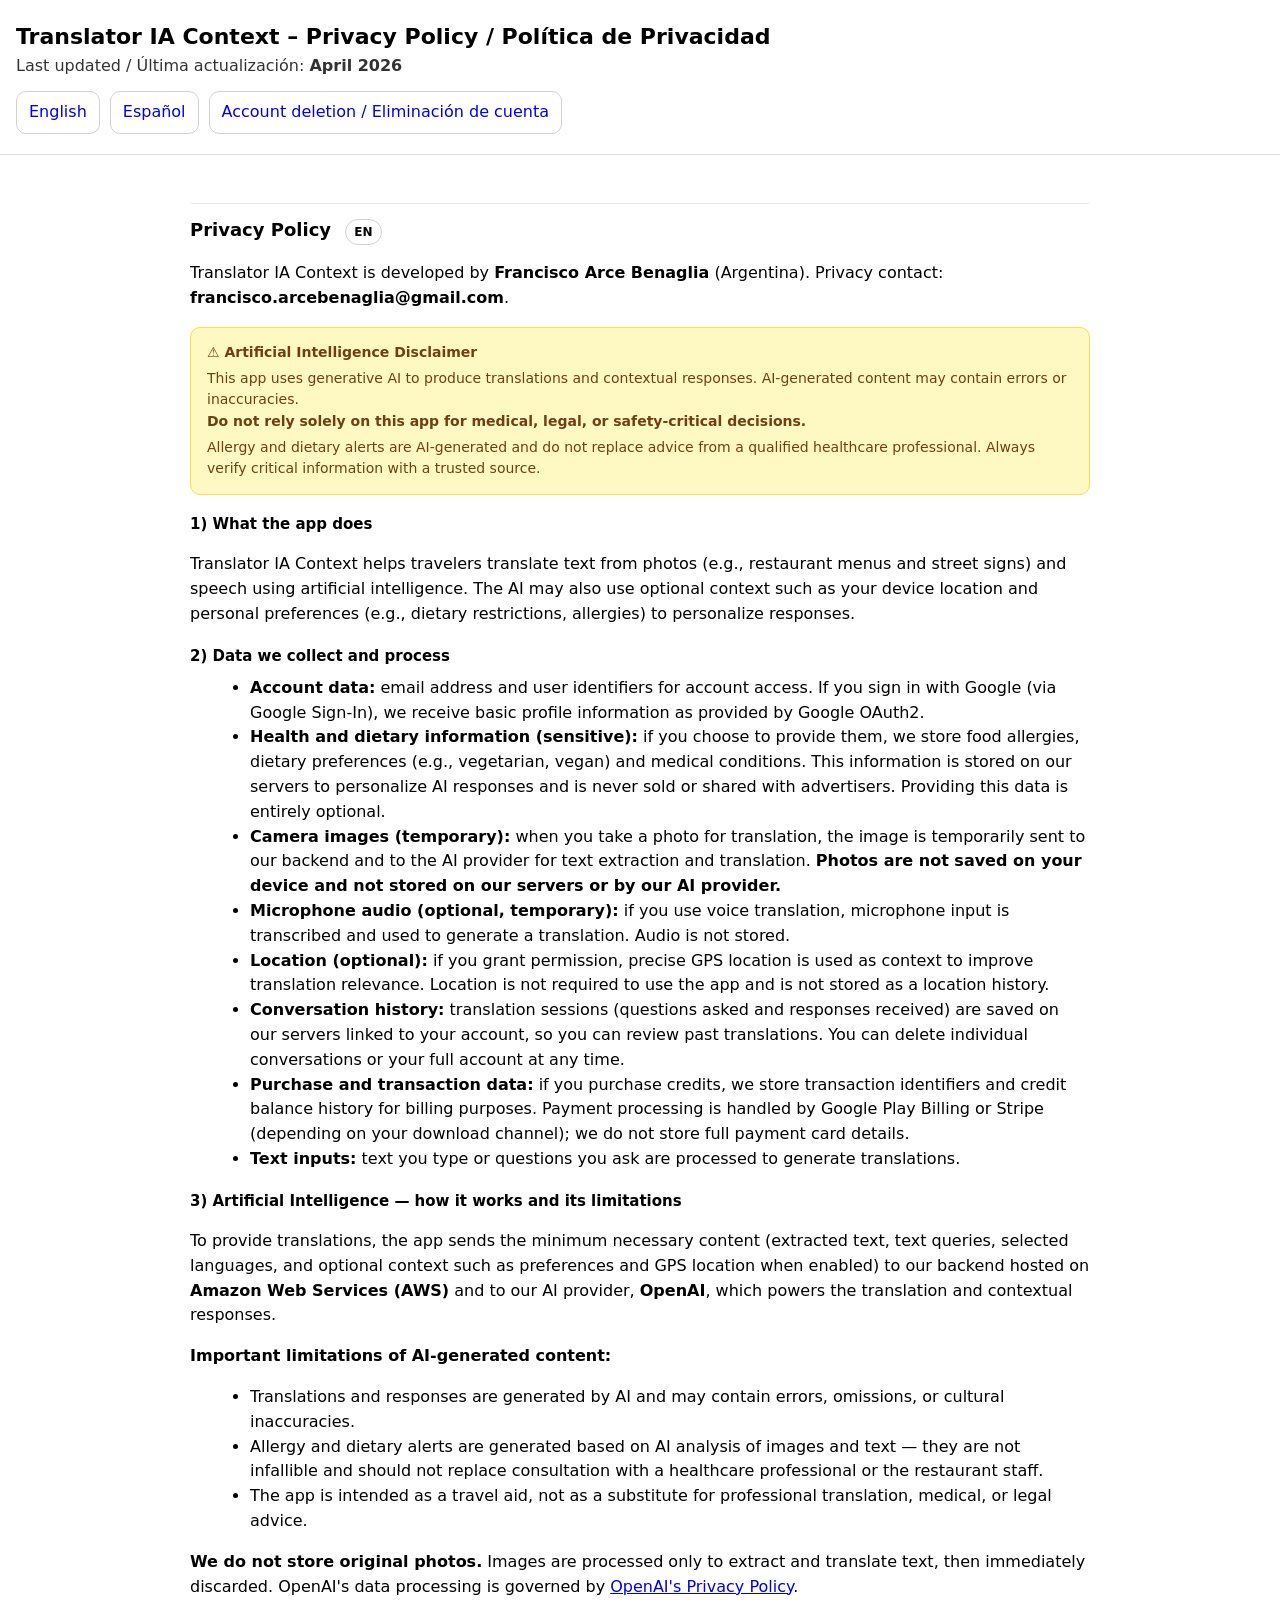
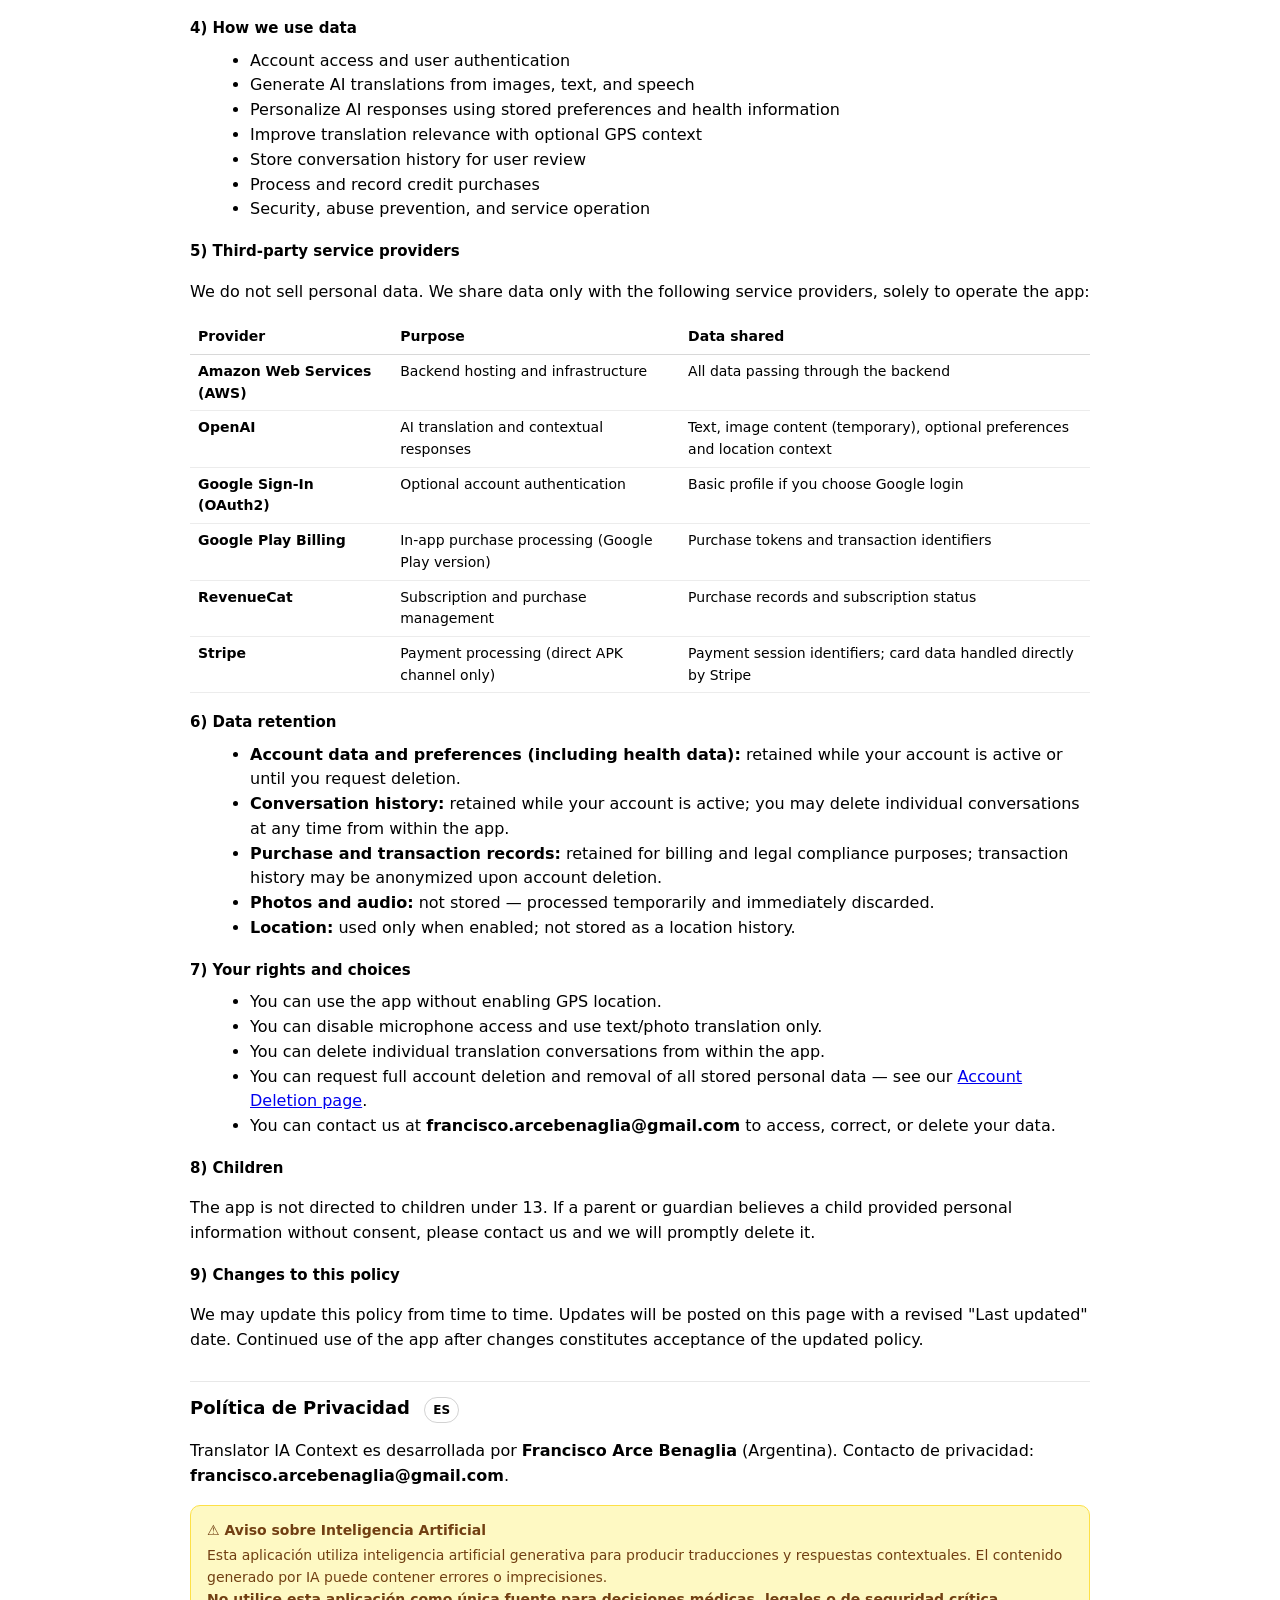
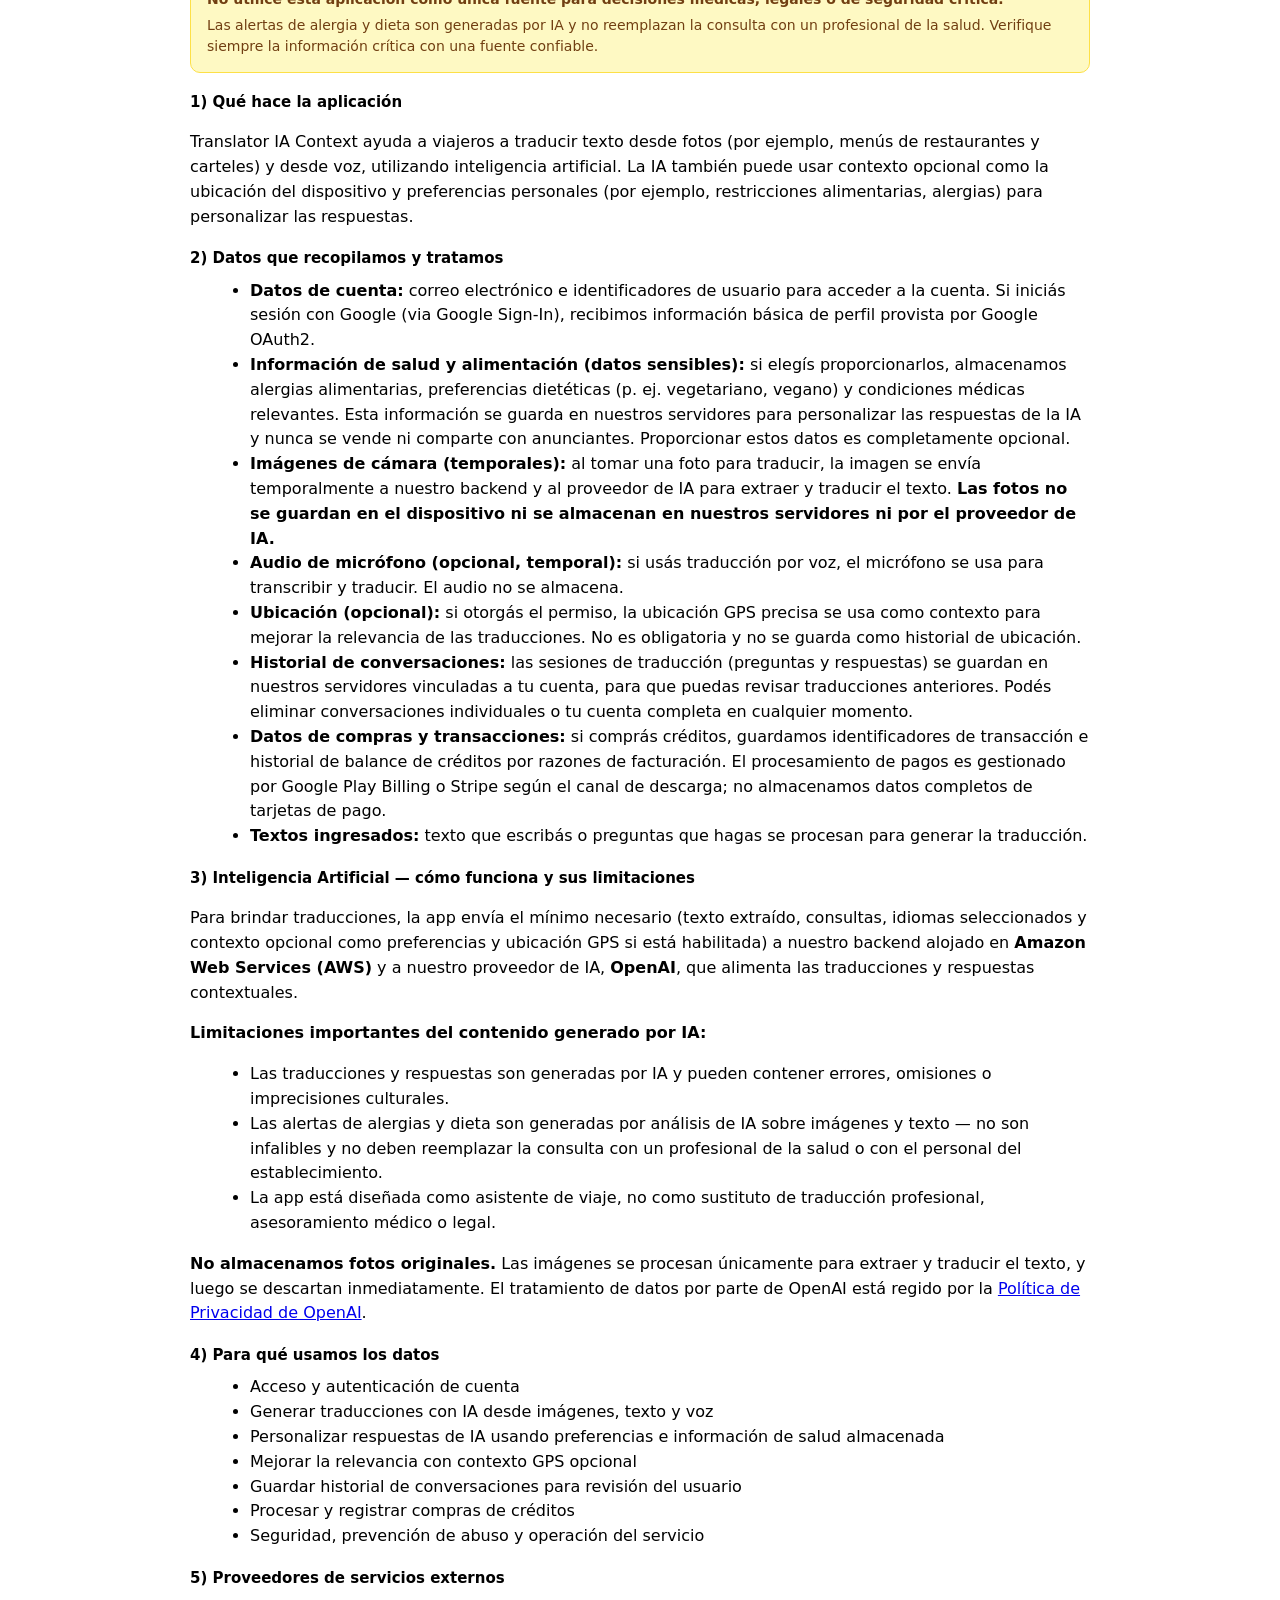
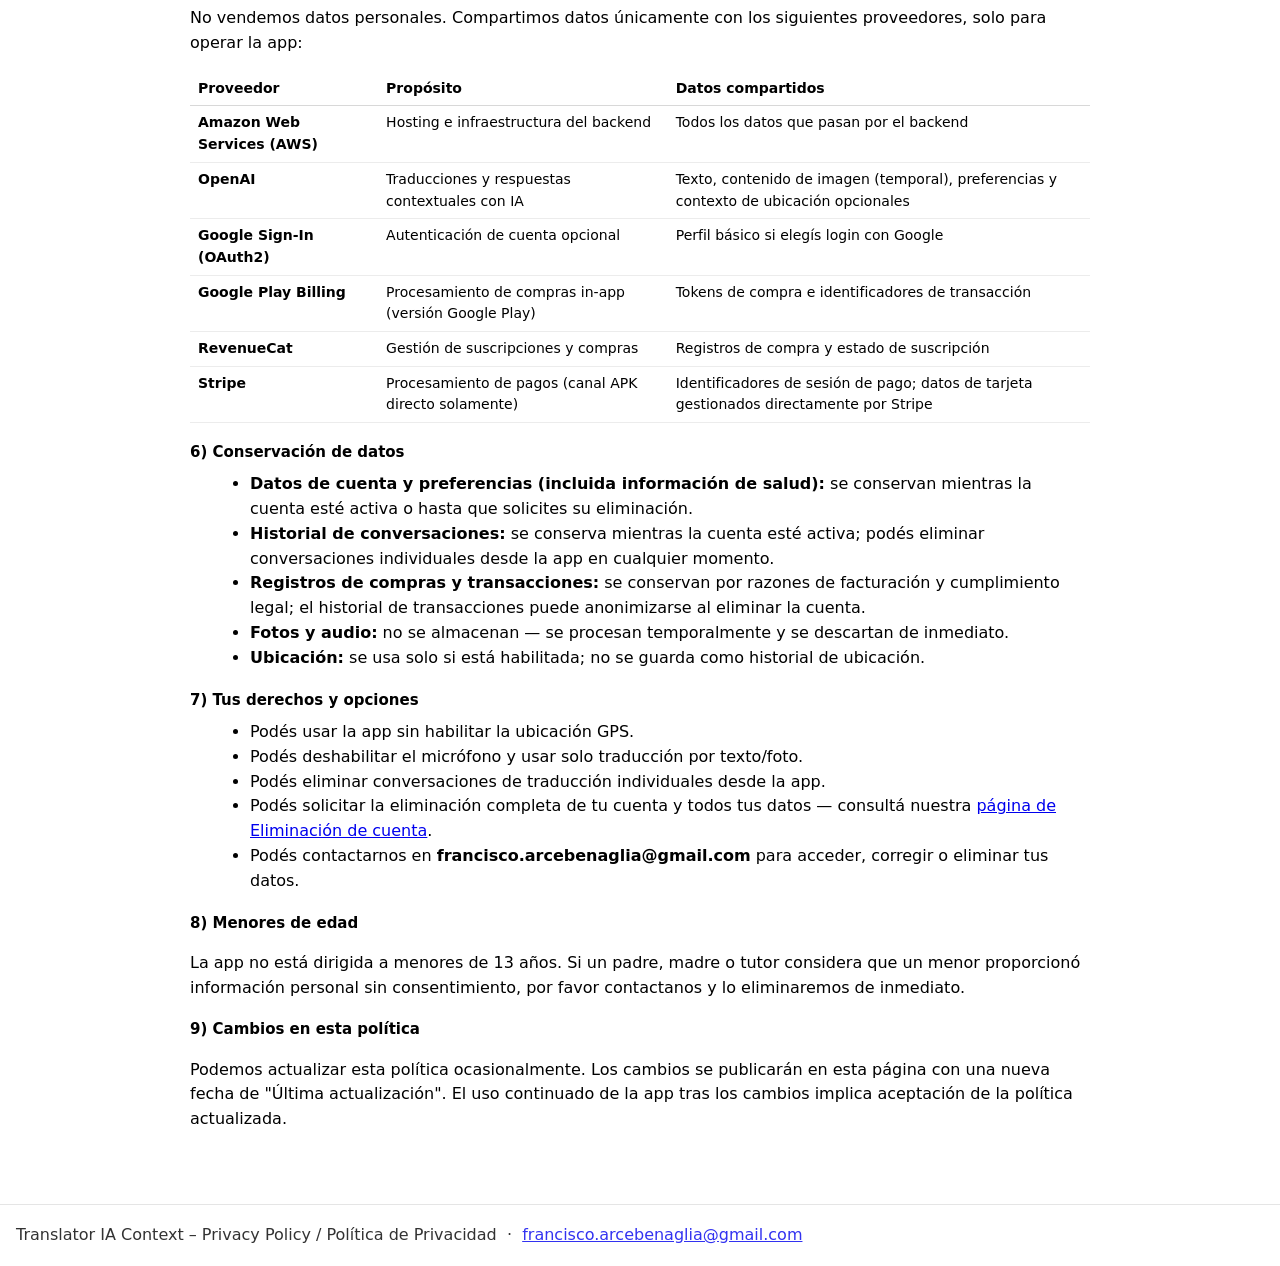
<file: index.html>
<!doctype html>
<html lang="en">
<head>
  <meta charset="utf-8" />
  <meta name="viewport" content="width=device-width, initial-scale=1" />
  <title>Translator IA Context – Privacy Policy / Política de Privacidad</title>
  <meta name="robots" content="index,follow" />
  <style>
    :root { color-scheme: light dark; }
    body { font-family: system-ui, -apple-system, Segoe UI, Roboto, Arial, sans-serif; line-height: 1.55; margin: 0; }
    header { padding: 20px 16px; border-bottom: 1px solid rgba(127,127,127,.25); }
    main { max-width: 900px; margin: 0 auto; padding: 20px 16px 56px; }
    nav { display: flex; gap: 10px; flex-wrap: wrap; margin-top: 12px; }
    a.button { display: inline-block; padding: 8px 12px; border: 1px solid rgba(127,127,127,.35); border-radius: 10px; text-decoration: none; }
    section { margin-top: 28px; padding-top: 12px; border-top: 1px solid rgba(127,127,127,.18); }
    h1 { margin: 0; font-size: 22px; }
    h2 { margin: 0 0 10px; font-size: 18px; }
    h3 { margin: 18px 0 8px; font-size: 15px; }
    .muted { opacity: .8; }
    ul { margin: 8px 0 12px 20px; }
    footer { border-top: 1px solid rgba(127,127,127,.25); padding: 18px 16px; }
    .langtag { font-size: 12px; padding: 3px 8px; border: 1px solid rgba(127,127,127,.35); border-radius: 999px; display: inline-block; margin-left: 8px; }
    .ai-notice {
      background: #fef9c3;
      border: 1px solid #fde047;
      border-radius: 10px;
      padding: 14px 16px;
      margin: 16px 0;
      font-size: 14px;
      color: #713f12;
    }
    .ai-notice strong { display: block; margin-bottom: 4px; }
    @media (prefers-color-scheme: dark) {
      .ai-notice { background: #292524; border-color: #78350f; color: #fde68a; }
    }
    .third-parties-table { width: 100%; border-collapse: collapse; font-size: 14px; margin: 10px 0; }
    .third-parties-table th { text-align: left; padding: 6px 8px; border-bottom: 1px solid rgba(127,127,127,.3); }
    .third-parties-table td { padding: 6px 8px; border-bottom: 1px solid rgba(127,127,127,.15); vertical-align: top; }
  </style>
</head>

<body>
<header>
  <h1>Translator IA Context – Privacy Policy / Política de Privacidad</h1>
  <div class="muted">Last updated / Última actualización: <strong>April 2026</strong></div>
  <nav>
    <a class="button" href="#en">English</a>
    <a class="button" href="#es">Español</a>
    <a class="button" href="./account-deletion.html">Account deletion / Eliminación de cuenta</a>
  </nav>
</header>

<main>

  <!-- ========== ENGLISH ========== -->
  <section id="en" lang="en">
    <h2>Privacy Policy <span class="langtag">EN</span></h2>

    <p>
      Translator IA Context is developed by <strong>Francisco Arce Benaglia</strong> (Argentina).
      Privacy contact: <strong>francisco.arcebenaglia@gmail.com</strong>.
    </p>

    <!-- AI DISCLAIMER -->
    <div class="ai-notice">
      <strong>⚠️ Artificial Intelligence Disclaimer</strong>
      This app uses generative AI to produce translations and contextual responses. AI-generated content
      may contain errors or inaccuracies. <strong>Do not rely solely on this app for medical, legal, or
      safety-critical decisions.</strong> Allergy and dietary alerts are AI-generated and do not replace
      advice from a qualified healthcare professional. Always verify critical information with a trusted source.
    </div>

    <h3>1) What the app does</h3>
    <p>
      Translator IA Context helps travelers translate text from photos (e.g., restaurant menus and street signs)
      and speech using artificial intelligence. The AI may also use optional context such as your device location
      and personal preferences (e.g., dietary restrictions, allergies) to personalize responses.
    </p>

    <h3>2) Data we collect and process</h3>
    <ul>
      <li>
        <strong>Account data:</strong> email address and user identifiers for account access. If you sign in
        with Google (via Google Sign-In), we receive basic profile information as provided by Google OAuth2.
      </li>
      <li>
        <strong>Health and dietary information (sensitive):</strong> if you choose to provide them, we store
        food allergies, dietary preferences (e.g., vegetarian, vegan) and medical conditions. This information
        is stored on our servers to personalize AI responses and is never sold or shared with advertisers.
        Providing this data is entirely optional.
      </li>
      <li>
        <strong>Camera images (temporary):</strong> when you take a photo for translation, the image is
        temporarily sent to our backend and to the AI provider for text extraction and translation.
        <strong>Photos are not saved on your device and not stored on our servers or by our AI provider.</strong>
      </li>
      <li>
        <strong>Microphone audio (optional, temporary):</strong> if you use voice translation, microphone
        input is transcribed and used to generate a translation. Audio is not stored.
      </li>
      <li>
        <strong>Location (optional):</strong> if you grant permission, precise GPS location is used as context
        to improve translation relevance. Location is not required to use the app and is not stored as a
        location history.
      </li>
      <li>
        <strong>Conversation history:</strong> translation sessions (questions asked and responses received)
        are saved on our servers linked to your account, so you can review past translations. You can delete
        individual conversations or your full account at any time.
      </li>
      <li>
        <strong>Purchase and transaction data:</strong> if you purchase credits, we store transaction
        identifiers and credit balance history for billing purposes. Payment processing is handled by
        Google Play Billing or Stripe (depending on your download channel); we do not store full payment
        card details.
      </li>
      <li>
        <strong>Text inputs:</strong> text you type or questions you ask are processed to generate translations.
      </li>
    </ul>

    <h3>3) Artificial Intelligence — how it works and its limitations</h3>
    <p>
      To provide translations, the app sends the minimum necessary content (extracted text, text queries,
      selected languages, and optional context such as preferences and GPS location when enabled) to our
      backend hosted on <strong>Amazon Web Services (AWS)</strong> and to our AI provider,
      <strong>OpenAI</strong>, which powers the translation and contextual responses.
    </p>
    <p>
      <strong>Important limitations of AI-generated content:</strong>
    </p>
    <ul>
      <li>Translations and responses are generated by AI and may contain errors, omissions, or cultural inaccuracies.</li>
      <li>Allergy and dietary alerts are generated based on AI analysis of images and text — they are not infallible and should not replace consultation with a healthcare professional or the restaurant staff.</li>
      <li>The app is intended as a travel aid, not as a substitute for professional translation, medical, or legal advice.</li>
    </ul>
    <p>
      <strong>We do not store original photos.</strong> Images are processed only to extract and translate
      text, then immediately discarded. OpenAI's data processing is governed by
      <a href="https://openai.com/policies/privacy-policy" target="_blank" rel="noopener">OpenAI's Privacy Policy</a>.
    </p>

    <h3>4) How we use data</h3>
    <ul>
      <li>Account access and user authentication</li>
      <li>Generate AI translations from images, text, and speech</li>
      <li>Personalize AI responses using stored preferences and health information</li>
      <li>Improve translation relevance with optional GPS context</li>
      <li>Store conversation history for user review</li>
      <li>Process and record credit purchases</li>
      <li>Security, abuse prevention, and service operation</li>
    </ul>

    <h3>5) Third-party service providers</h3>
    <p>We do not sell personal data. We share data only with the following service providers, solely to operate the app:</p>
    <table class="third-parties-table">
      <thead>
        <tr>
          <th>Provider</th>
          <th>Purpose</th>
          <th>Data shared</th>
        </tr>
      </thead>
      <tbody>
        <tr>
          <td><strong>Amazon Web Services (AWS)</strong></td>
          <td>Backend hosting and infrastructure</td>
          <td>All data passing through the backend</td>
        </tr>
        <tr>
          <td><strong>OpenAI</strong></td>
          <td>AI translation and contextual responses</td>
          <td>Text, image content (temporary), optional preferences and location context</td>
        </tr>
        <tr>
          <td><strong>Google Sign-In (OAuth2)</strong></td>
          <td>Optional account authentication</td>
          <td>Basic profile if you choose Google login</td>
        </tr>
        <tr>
          <td><strong>Google Play Billing</strong></td>
          <td>In-app purchase processing (Google Play version)</td>
          <td>Purchase tokens and transaction identifiers</td>
        </tr>
        <tr>
          <td><strong>RevenueCat</strong></td>
          <td>Subscription and purchase management</td>
          <td>Purchase records and subscription status</td>
        </tr>
        <tr>
          <td><strong>Stripe</strong></td>
          <td>Payment processing (direct APK channel only)</td>
          <td>Payment session identifiers; card data handled directly by Stripe</td>
        </tr>
      </tbody>
    </table>

    <h3>6) Data retention</h3>
    <ul>
      <li><strong>Account data and preferences (including health data):</strong> retained while your account is active or until you request deletion.</li>
      <li><strong>Conversation history:</strong> retained while your account is active; you may delete individual conversations at any time from within the app.</li>
      <li><strong>Purchase and transaction records:</strong> retained for billing and legal compliance purposes; transaction history may be anonymized upon account deletion.</li>
      <li><strong>Photos and audio:</strong> not stored — processed temporarily and immediately discarded.</li>
      <li><strong>Location:</strong> used only when enabled; not stored as a location history.</li>
    </ul>

    <h3>7) Your rights and choices</h3>
    <ul>
      <li>You can use the app without enabling GPS location.</li>
      <li>You can disable microphone access and use text/photo translation only.</li>
      <li>You can delete individual translation conversations from within the app.</li>
      <li>You can request full account deletion and removal of all stored personal data — see our <a href="./account-deletion.html">Account Deletion page</a>.</li>
      <li>You can contact us at <strong>francisco.arcebenaglia@gmail.com</strong> to access, correct, or delete your data.</li>
    </ul>

    <h3>8) Children</h3>
    <p>
      The app is not directed to children under 13. If a parent or guardian believes a child provided personal
      information without consent, please contact us and we will promptly delete it.
    </p>

    <h3>9) Changes to this policy</h3>
    <p>
      We may update this policy from time to time. Updates will be posted on this page with a revised
      "Last updated" date. Continued use of the app after changes constitutes acceptance of the updated policy.
    </p>
  </section>

  <!-- ========== ESPAÑOL ========== -->
  <section id="es" lang="es">
    <h2>Política de Privacidad <span class="langtag">ES</span></h2>

    <p>
      Translator IA Context es desarrollada por <strong>Francisco Arce Benaglia</strong> (Argentina).
      Contacto de privacidad: <strong>francisco.arcebenaglia@gmail.com</strong>.
    </p>

    <!-- AI DISCLAIMER ES -->
    <div class="ai-notice">
      <strong>⚠️ Aviso sobre Inteligencia Artificial</strong>
      Esta aplicación utiliza inteligencia artificial generativa para producir traducciones y respuestas
      contextuales. El contenido generado por IA puede contener errores o imprecisiones.
      <strong>No utilice esta aplicación como única fuente para decisiones médicas, legales o de seguridad crítica.</strong>
      Las alertas de alergia y dieta son generadas por IA y no reemplazan la consulta con un profesional
      de la salud. Verifique siempre la información crítica con una fuente confiable.
    </div>

    <h3>1) Qué hace la aplicación</h3>
    <p>
      Translator IA Context ayuda a viajeros a traducir texto desde fotos (por ejemplo, menús de restaurantes
      y carteles) y desde voz, utilizando inteligencia artificial. La IA también puede usar contexto opcional
      como la ubicación del dispositivo y preferencias personales (por ejemplo, restricciones alimentarias,
      alergias) para personalizar las respuestas.
    </p>

    <h3>2) Datos que recopilamos y tratamos</h3>
    <ul>
      <li>
        <strong>Datos de cuenta:</strong> correo electrónico e identificadores de usuario para acceder a la cuenta.
        Si iniciás sesión con Google (via Google Sign-In), recibimos información básica de perfil provista por Google OAuth2.
      </li>
      <li>
        <strong>Información de salud y alimentación (datos sensibles):</strong> si elegís proporcionarlos, almacenamos
        alergias alimentarias, preferencias dietéticas (p. ej. vegetariano, vegano) y condiciones médicas relevantes.
        Esta información se guarda en nuestros servidores para personalizar las respuestas de la IA y nunca se vende
        ni comparte con anunciantes. Proporcionar estos datos es completamente opcional.
      </li>
      <li>
        <strong>Imágenes de cámara (temporales):</strong> al tomar una foto para traducir, la imagen se envía
        temporalmente a nuestro backend y al proveedor de IA para extraer y traducir el texto.
        <strong>Las fotos no se guardan en el dispositivo ni se almacenan en nuestros servidores ni por el proveedor de IA.</strong>
      </li>
      <li>
        <strong>Audio de micrófono (opcional, temporal):</strong> si usás traducción por voz, el micrófono se usa
        para transcribir y traducir. El audio no se almacena.
      </li>
      <li>
        <strong>Ubicación (opcional):</strong> si otorgás el permiso, la ubicación GPS precisa se usa como contexto
        para mejorar la relevancia de las traducciones. No es obligatoria y no se guarda como historial de ubicación.
      </li>
      <li>
        <strong>Historial de conversaciones:</strong> las sesiones de traducción (preguntas y respuestas) se guardan
        en nuestros servidores vinculadas a tu cuenta, para que puedas revisar traducciones anteriores. Podés eliminar
        conversaciones individuales o tu cuenta completa en cualquier momento.
      </li>
      <li>
        <strong>Datos de compras y transacciones:</strong> si comprás créditos, guardamos identificadores de transacción
        e historial de balance de créditos por razones de facturación. El procesamiento de pagos es gestionado por
        Google Play Billing o Stripe según el canal de descarga; no almacenamos datos completos de tarjetas de pago.
      </li>
      <li>
        <strong>Textos ingresados:</strong> texto que escribás o preguntas que hagas se procesan para generar la traducción.
      </li>
    </ul>

    <h3>3) Inteligencia Artificial — cómo funciona y sus limitaciones</h3>
    <p>
      Para brindar traducciones, la app envía el mínimo necesario (texto extraído, consultas, idiomas seleccionados
      y contexto opcional como preferencias y ubicación GPS si está habilitada) a nuestro backend alojado en
      <strong>Amazon Web Services (AWS)</strong> y a nuestro proveedor de IA, <strong>OpenAI</strong>,
      que alimenta las traducciones y respuestas contextuales.
    </p>
    <p><strong>Limitaciones importantes del contenido generado por IA:</strong></p>
    <ul>
      <li>Las traducciones y respuestas son generadas por IA y pueden contener errores, omisiones o imprecisiones culturales.</li>
      <li>Las alertas de alergias y dieta son generadas por análisis de IA sobre imágenes y texto — no son infalibles y no deben reemplazar la consulta con un profesional de la salud o con el personal del establecimiento.</li>
      <li>La app está diseñada como asistente de viaje, no como sustituto de traducción profesional, asesoramiento médico o legal.</li>
    </ul>
    <p>
      <strong>No almacenamos fotos originales.</strong> Las imágenes se procesan únicamente para extraer y traducir
      el texto, y luego se descartan inmediatamente. El tratamiento de datos por parte de OpenAI está regido por la
      <a href="https://openai.com/policies/privacy-policy" target="_blank" rel="noopener">Política de Privacidad de OpenAI</a>.
    </p>

    <h3>4) Para qué usamos los datos</h3>
    <ul>
      <li>Acceso y autenticación de cuenta</li>
      <li>Generar traducciones con IA desde imágenes, texto y voz</li>
      <li>Personalizar respuestas de IA usando preferencias e información de salud almacenada</li>
      <li>Mejorar la relevancia con contexto GPS opcional</li>
      <li>Guardar historial de conversaciones para revisión del usuario</li>
      <li>Procesar y registrar compras de créditos</li>
      <li>Seguridad, prevención de abuso y operación del servicio</li>
    </ul>

    <h3>5) Proveedores de servicios externos</h3>
    <p>No vendemos datos personales. Compartimos datos únicamente con los siguientes proveedores, solo para operar la app:</p>
    <table class="third-parties-table">
      <thead>
        <tr>
          <th>Proveedor</th>
          <th>Propósito</th>
          <th>Datos compartidos</th>
        </tr>
      </thead>
      <tbody>
        <tr>
          <td><strong>Amazon Web Services (AWS)</strong></td>
          <td>Hosting e infraestructura del backend</td>
          <td>Todos los datos que pasan por el backend</td>
        </tr>
        <tr>
          <td><strong>OpenAI</strong></td>
          <td>Traducciones y respuestas contextuales con IA</td>
          <td>Texto, contenido de imagen (temporal), preferencias y contexto de ubicación opcionales</td>
        </tr>
        <tr>
          <td><strong>Google Sign-In (OAuth2)</strong></td>
          <td>Autenticación de cuenta opcional</td>
          <td>Perfil básico si elegís login con Google</td>
        </tr>
        <tr>
          <td><strong>Google Play Billing</strong></td>
          <td>Procesamiento de compras in-app (versión Google Play)</td>
          <td>Tokens de compra e identificadores de transacción</td>
        </tr>
        <tr>
          <td><strong>RevenueCat</strong></td>
          <td>Gestión de suscripciones y compras</td>
          <td>Registros de compra y estado de suscripción</td>
        </tr>
        <tr>
          <td><strong>Stripe</strong></td>
          <td>Procesamiento de pagos (canal APK directo solamente)</td>
          <td>Identificadores de sesión de pago; datos de tarjeta gestionados directamente por Stripe</td>
        </tr>
      </tbody>
    </table>

    <h3>6) Conservación de datos</h3>
    <ul>
      <li><strong>Datos de cuenta y preferencias (incluida información de salud):</strong> se conservan mientras la cuenta esté activa o hasta que solicites su eliminación.</li>
      <li><strong>Historial de conversaciones:</strong> se conserva mientras la cuenta esté activa; podés eliminar conversaciones individuales desde la app en cualquier momento.</li>
      <li><strong>Registros de compras y transacciones:</strong> se conservan por razones de facturación y cumplimiento legal; el historial de transacciones puede anonimizarse al eliminar la cuenta.</li>
      <li><strong>Fotos y audio:</strong> no se almacenan — se procesan temporalmente y se descartan de inmediato.</li>
      <li><strong>Ubicación:</strong> se usa solo si está habilitada; no se guarda como historial de ubicación.</li>
    </ul>

    <h3>7) Tus derechos y opciones</h3>
    <ul>
      <li>Podés usar la app sin habilitar la ubicación GPS.</li>
      <li>Podés deshabilitar el micrófono y usar solo traducción por texto/foto.</li>
      <li>Podés eliminar conversaciones de traducción individuales desde la app.</li>
      <li>Podés solicitar la eliminación completa de tu cuenta y todos tus datos — consultá nuestra <a href="./account-deletion.html">página de Eliminación de cuenta</a>.</li>
      <li>Podés contactarnos en <strong>francisco.arcebenaglia@gmail.com</strong> para acceder, corregir o eliminar tus datos.</li>
    </ul>

    <h3>8) Menores de edad</h3>
    <p>
      La app no está dirigida a menores de 13 años. Si un padre, madre o tutor considera que un menor proporcionó
      información personal sin consentimiento, por favor contactanos y lo eliminaremos de inmediato.
    </p>

    <h3>9) Cambios en esta política</h3>
    <p>
      Podemos actualizar esta política ocasionalmente. Los cambios se publicarán en esta página con una nueva fecha
      de "Última actualización". El uso continuado de la app tras los cambios implica aceptación de la política actualizada.
    </p>
  </section>

</main>

<footer class="muted">
  <div>Translator IA Context – Privacy Policy / Política de Privacidad &nbsp;·&nbsp;
    <a href="mailto:francisco.arcebenaglia@gmail.com">francisco.arcebenaglia@gmail.com</a>
  </div>
</footer>
</body>
</html>
</file>
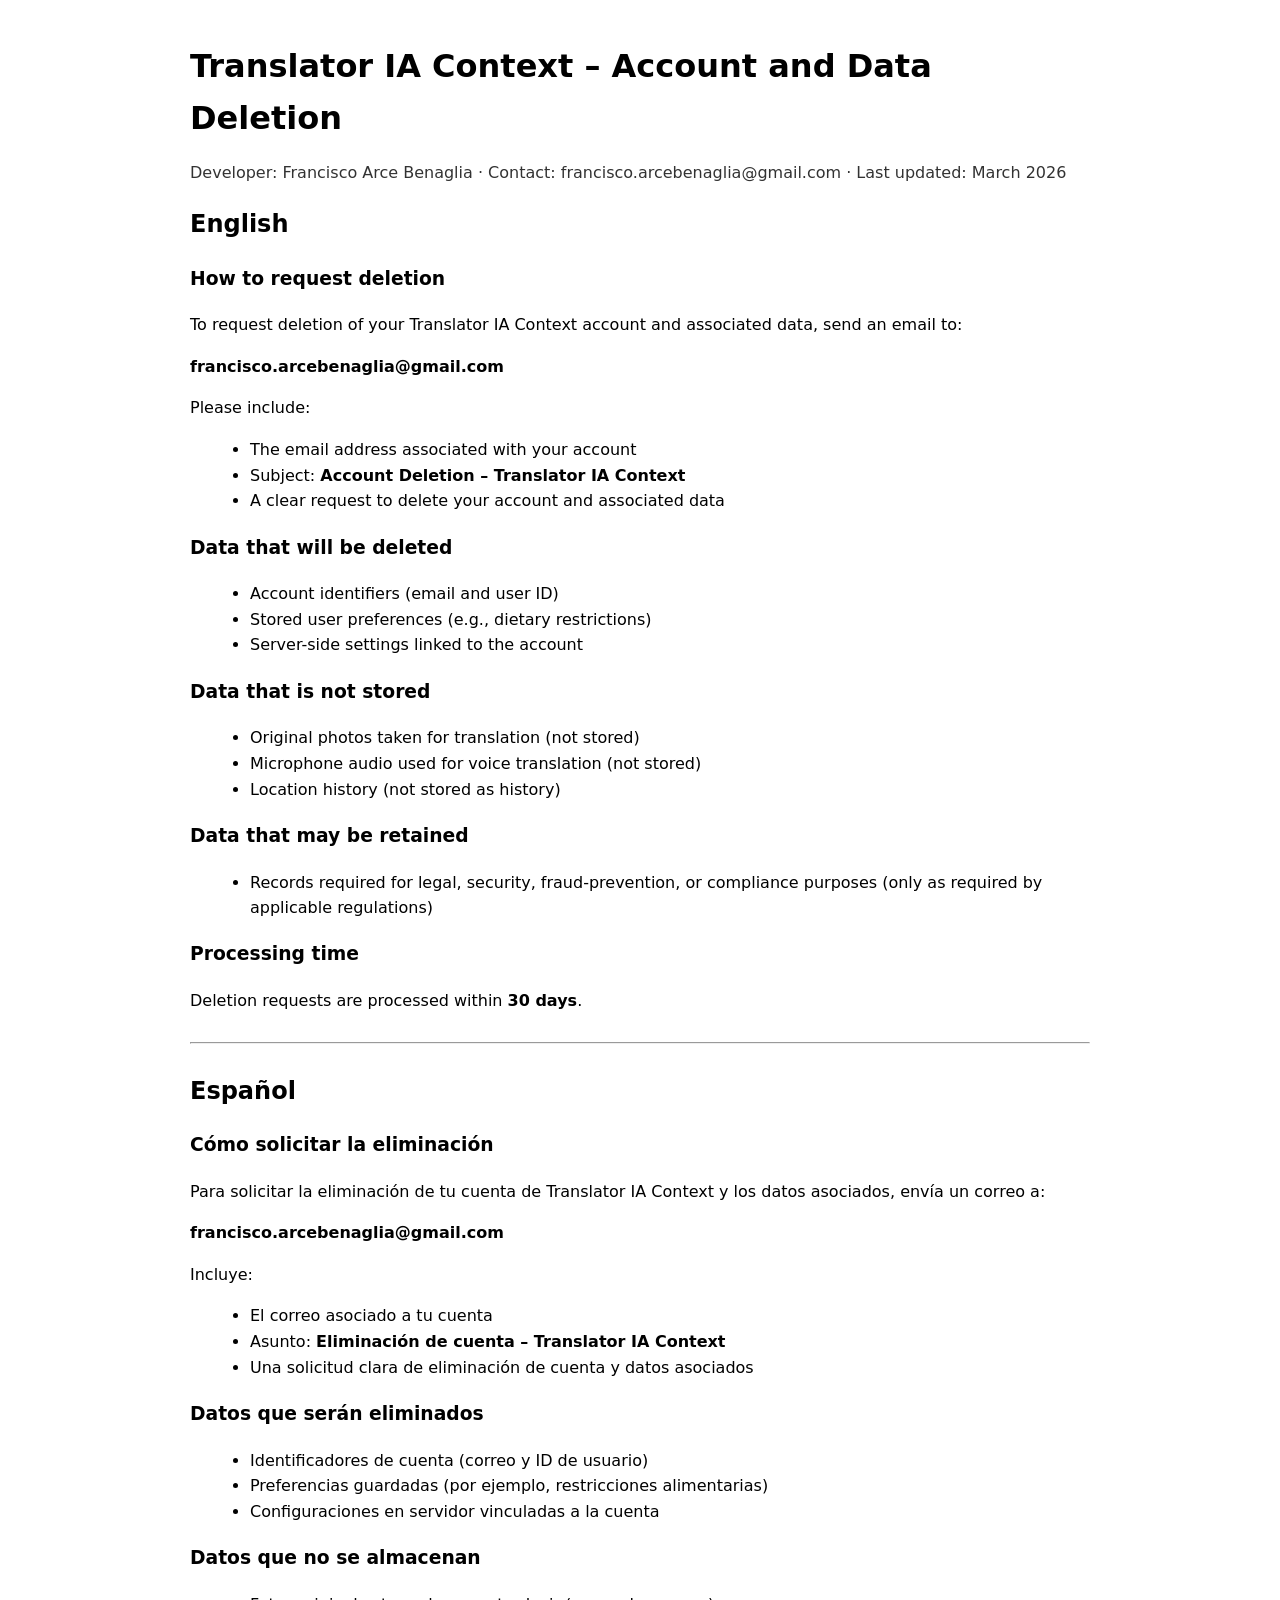
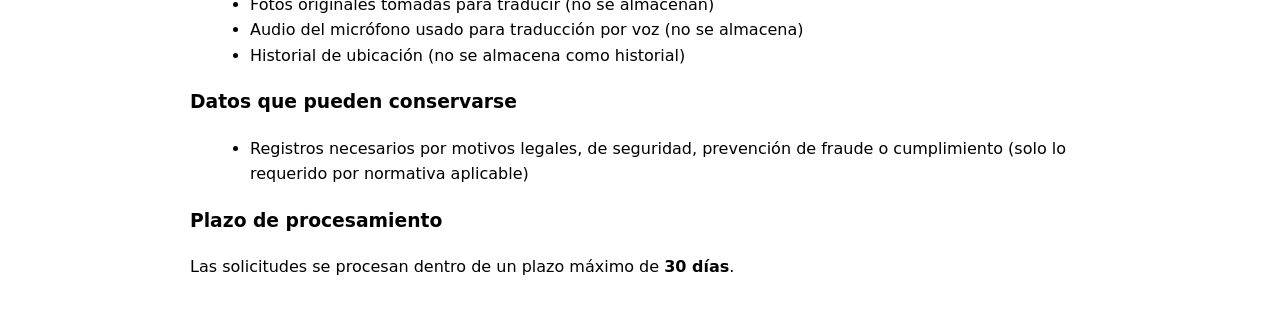
<file: account-deletion.html>
<!doctype html>
<html lang="en">
<head>
  <meta charset="utf-8">
  <meta name="viewport" content="width=device-width, initial-scale=1">
  <title>Translator IA Context – Account Deletion / Eliminación de cuenta</title>
  <style>
    body { font-family: system-ui, -apple-system, Segoe UI, Roboto, Arial, sans-serif; max-width: 900px; margin: auto; padding: 20px; line-height: 1.6; }
    h1 { margin-bottom: 6px; }
    .muted { opacity: .8; }
    hr { margin: 28px 0; }
    ul { margin: 8px 0 12px 20px; }
  </style>
</head>
<body>

<h1>Translator IA Context – Account and Data Deletion</h1>
<p class="muted">Developer: Francisco Arce Benaglia · Contact: francisco.arcebenaglia@gmail.com · Last updated: March 2026</p>

<h2>English</h2>

<h3>How to request deletion</h3>
<p>To request deletion of your Translator IA Context account and associated data, send an email to:</p>
<p><strong>francisco.arcebenaglia@gmail.com</strong></p>

<p>Please include:</p>
<ul>
  <li>The email address associated with your account</li>
  <li>Subject: <strong>Account Deletion – Translator IA Context</strong></li>
  <li>A clear request to delete your account and associated data</li>
</ul>

<h3>Data that will be deleted</h3>
<ul>
  <li>Account identifiers (email and user ID)</li>
  <li>Stored user preferences (e.g., dietary restrictions)</li>
  <li>Server-side settings linked to the account</li>
</ul>

<h3>Data that is not stored</h3>
<ul>
  <li>Original photos taken for translation (not stored)</li>
  <li>Microphone audio used for voice translation (not stored)</li>
  <li>Location history (not stored as history)</li>
</ul>

<h3>Data that may be retained</h3>
<ul>
  <li>Records required for legal, security, fraud-prevention, or compliance purposes (only as required by applicable regulations)</li>
</ul>

<h3>Processing time</h3>
<p>Deletion requests are processed within <strong>30 days</strong>.</p>

<hr>

<h2>Español</h2>

<h3>Cómo solicitar la eliminación</h3>
<p>Para solicitar la eliminación de tu cuenta de Translator IA Context y los datos asociados, envía un correo a:</p>
<p><strong>francisco.arcebenaglia@gmail.com</strong></p>

<p>Incluye:</p>
<ul>
  <li>El correo asociado a tu cuenta</li>
  <li>Asunto: <strong>Eliminación de cuenta – Translator IA Context</strong></li>
  <li>Una solicitud clara de eliminación de cuenta y datos asociados</li>
</ul>

<h3>Datos que serán eliminados</h3>
<ul>
  <li>Identificadores de cuenta (correo y ID de usuario)</li>
  <li>Preferencias guardadas (por ejemplo, restricciones alimentarias)</li>
  <li>Configuraciones en servidor vinculadas a la cuenta</li>
</ul>

<h3>Datos que no se almacenan</h3>
<ul>
  <li>Fotos originales tomadas para traducir (no se almacenan)</li>
  <li>Audio del micrófono usado para traducción por voz (no se almacena)</li>
  <li>Historial de ubicación (no se almacena como historial)</li>
</ul>

<h3>Datos que pueden conservarse</h3>
<ul>
  <li>Registros necesarios por motivos legales, de seguridad, prevención de fraude o cumplimiento (solo lo requerido por normativa aplicable)</li>
</ul>

<h3>Plazo de procesamiento</h3>
<p>Las solicitudes se procesan dentro de un plazo máximo de <strong>30 días</strong>.</p>

</body>
</html>
</file>
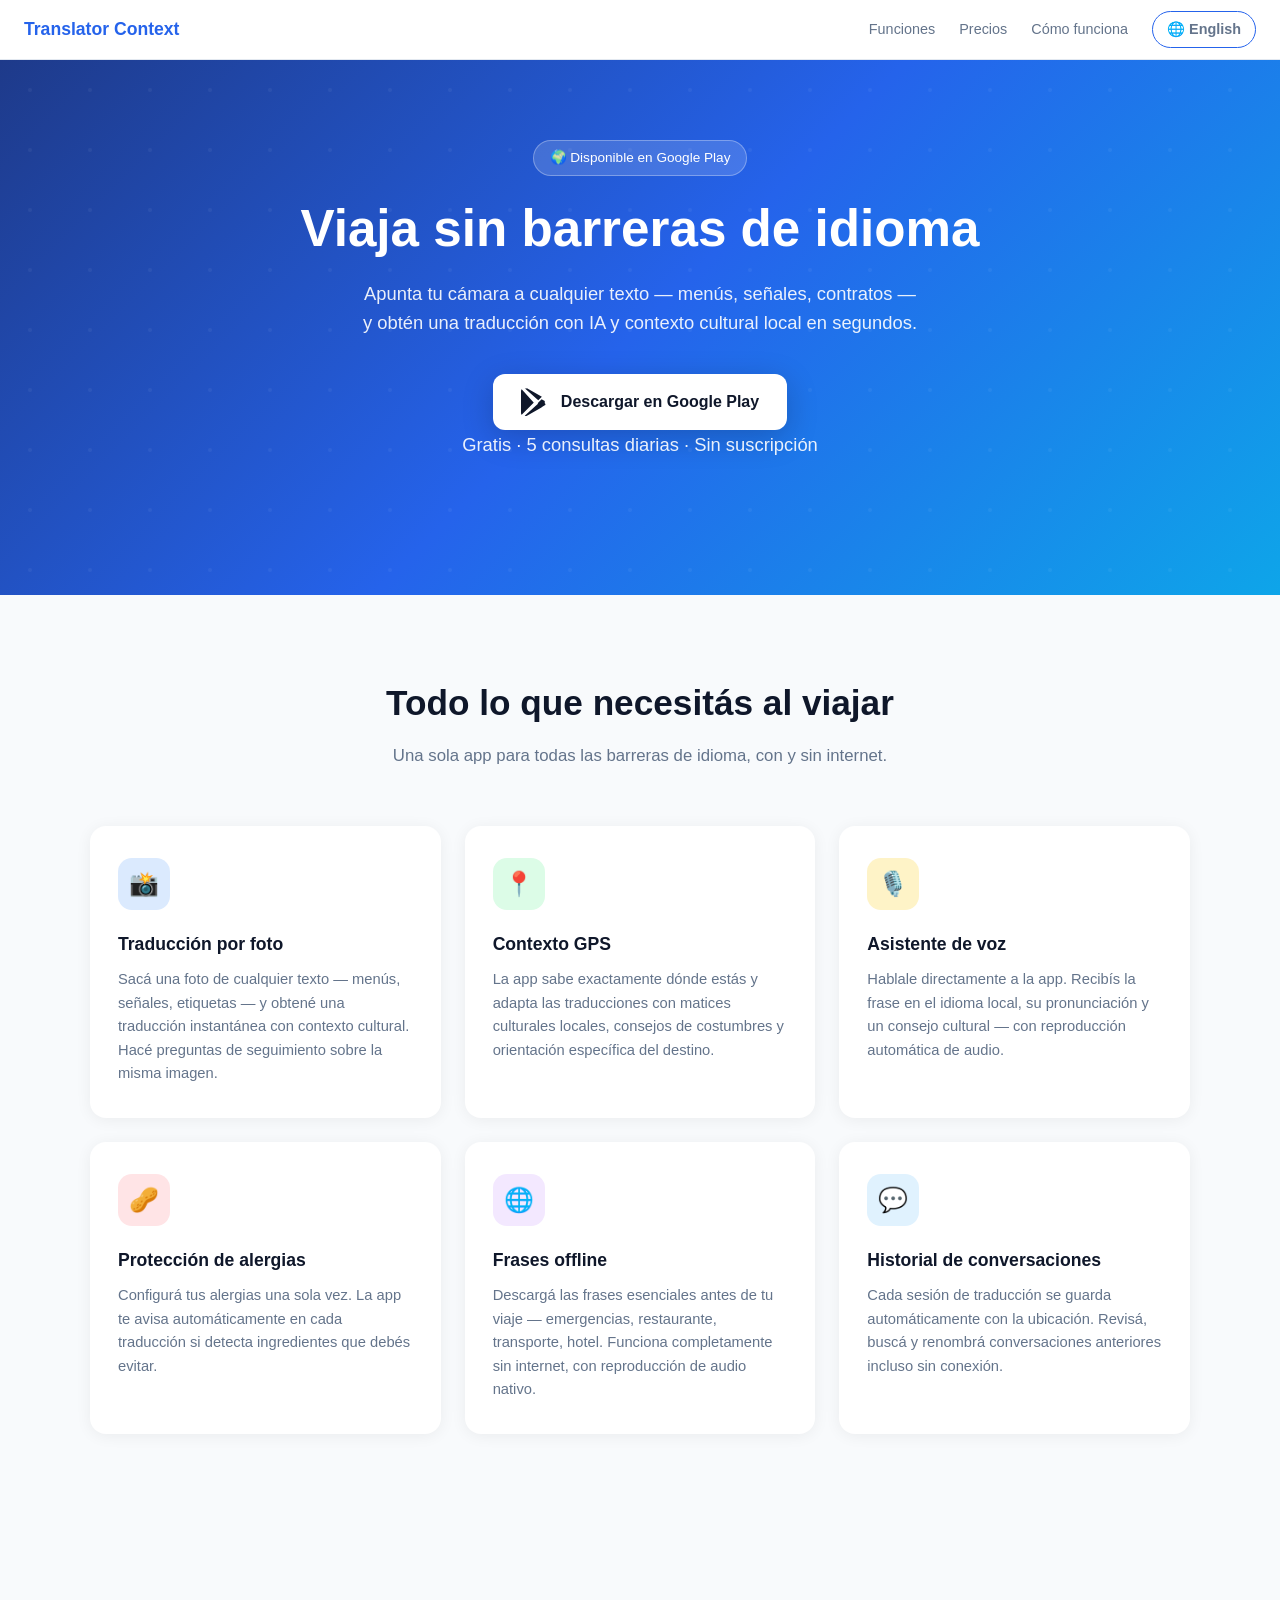
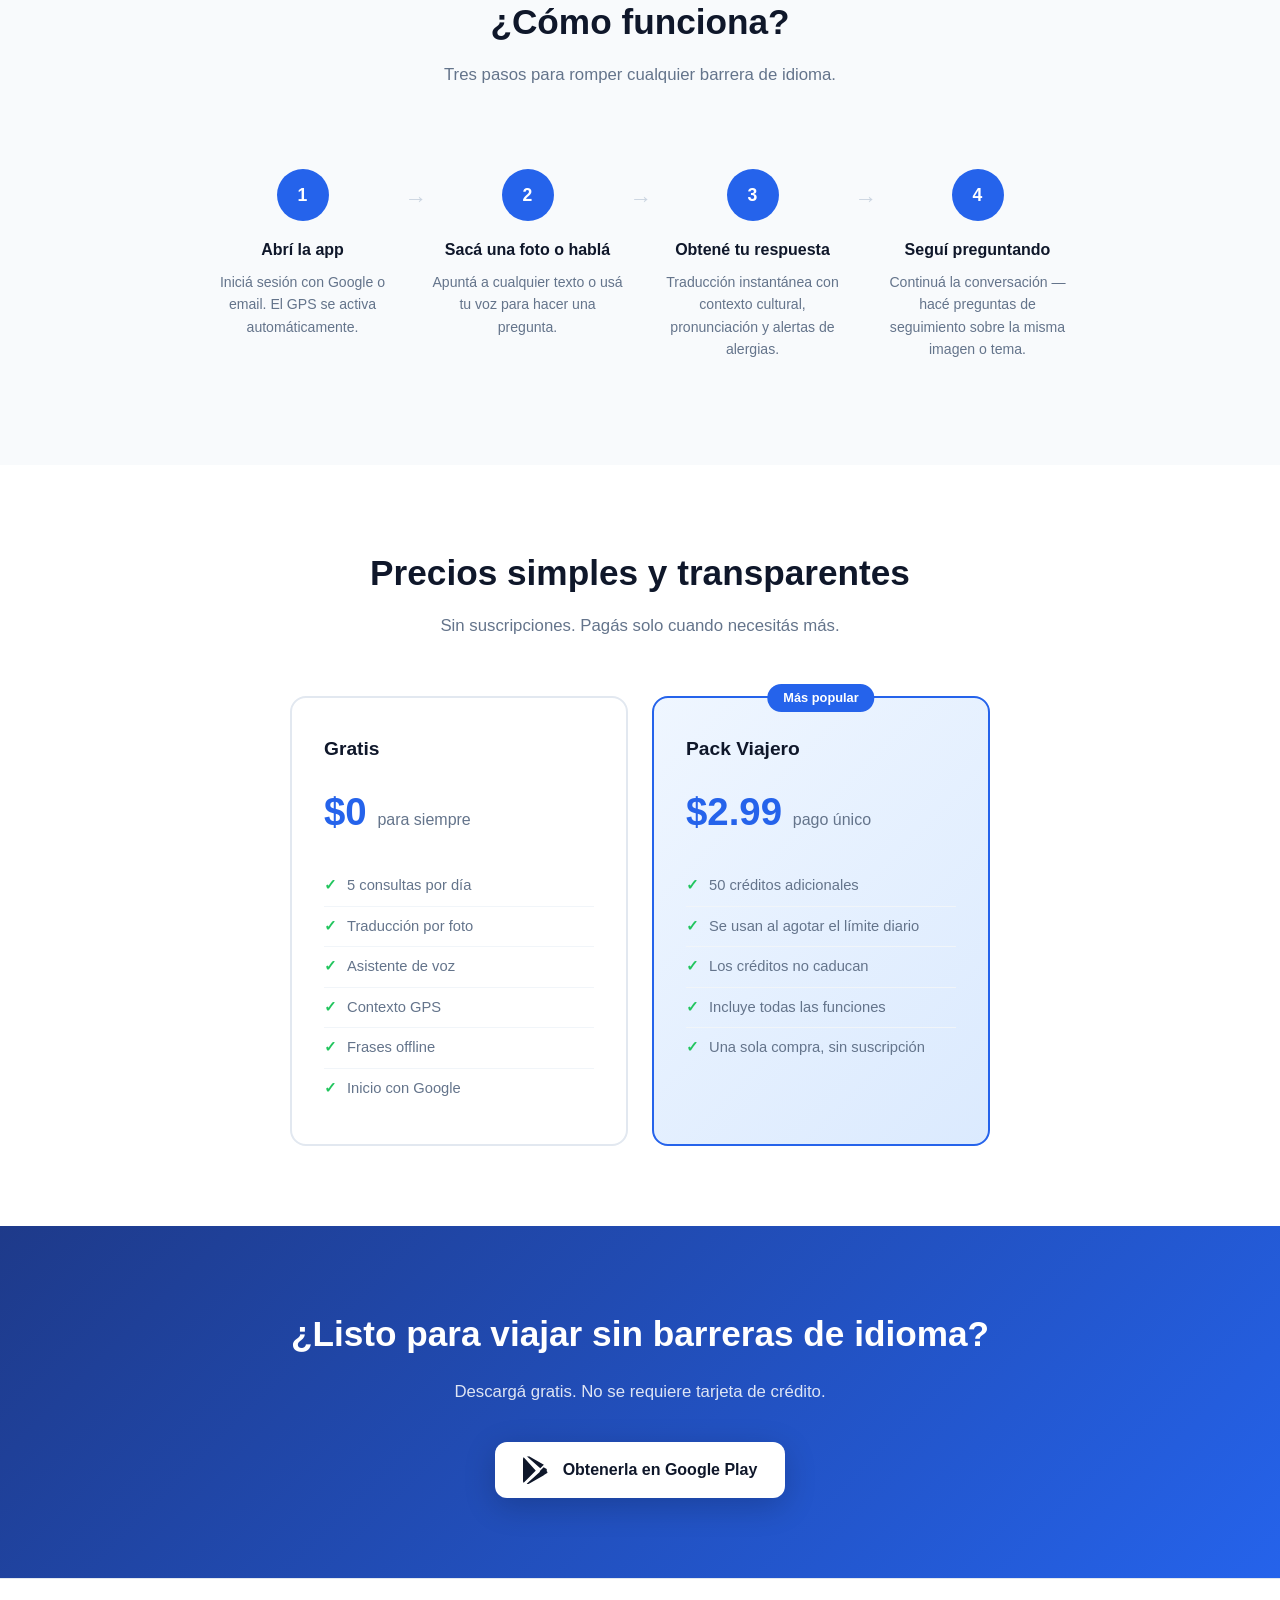
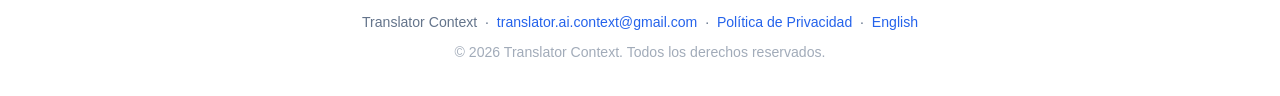
<file: es.html>
<!DOCTYPE html>
<html lang="es">
<head>
  <meta charset="UTF-8" />
  <meta name="viewport" content="width=device-width, initial-scale=1.0" />
  <title>Translator Context — Tu asistente de viaje inteligente</title>
  <meta name="description" content="Traductor de viaje con IA. Traduce menús, señales y cualquier texto con tu cámara. Frases offline, asistente de voz, alertas de alergias. Disponible en Google Play." />
  <link rel="stylesheet" href="styles.css" />
  <link rel="icon" href="icon.png" type="image/png" />
</head>
<body>

<nav>
  <span class="nav-logo">Translator Context</span>
  <div class="nav-links">
    <a href="#features">Funciones</a>
    <a href="#pricing">Precios</a>
    <a href="#how">Cómo funciona</a>
    <a href="index.html" class="lang-switch">🌐 English</a>
  </div>
</nav>

<!-- HERO -->
<section class="hero">
  <div class="hero-content">
    <div class="hero-badge">🌍 Disponible en Google Play</div>
    <h1>Viaja sin barreras de idioma</h1>
    <p>Apunta tu cámara a cualquier texto — menús, señales, contratos — y obtén una traducción con IA y contexto cultural local en segundos.</p>
    <a href="https://play.google.com/store/apps/details?id=com.translatorcontext.app" class="btn-play">
      <svg viewBox="0 0 24 24" fill="currentColor"><path d="M3.18 23.76a2 2 0 001.96-.08l12.76-7.26-3.1-3.12-11.62 10.46zM.5 1.1C.19 1.53 0 2.12 0 2.87v18.27c0 .75.19 1.34.51 1.76l.09.08 10.24-10.24v-.24L.59 1.02.5 1.1zm19.86 10.06l-2.7-1.54-3.4 3.41 3.4 3.4 2.72-1.55c.78-.44.78-1.16-.02-1.72zM5.14.24L17.9 7.5l-3.1 3.1L3.18.24A2 2 0 005.14.24z"/></svg>
      Descargar en Google Play
    </a>
    <p class="hero-sub">Gratis · 5 consultas diarias · Sin suscripción</p>
  </div>
</section>

<!-- FEATURES -->
<section class="features" id="features">
  <div class="section-header">
    <h2>Todo lo que necesitás al viajar</h2>
    <p>Una sola app para todas las barreras de idioma, con y sin internet.</p>
  </div>
  <div class="features-grid">

    <div class="feature-card">
      <div class="feature-icon" style="background:#dbeafe">📸</div>
      <h3>Traducción por foto</h3>
      <p>Sacá una foto de cualquier texto — menús, señales, etiquetas — y obtené una traducción instantánea con contexto cultural. Hacé preguntas de seguimiento sobre la misma imagen.</p>
    </div>

    <div class="feature-card">
      <div class="feature-icon" style="background:#dcfce7">📍</div>
      <h3>Contexto GPS</h3>
      <p>La app sabe exactamente dónde estás y adapta las traducciones con matices culturales locales, consejos de costumbres y orientación específica del destino.</p>
    </div>

    <div class="feature-card">
      <div class="feature-icon" style="background:#fef3c7">🎙️</div>
      <h3>Asistente de voz</h3>
      <p>Hablale directamente a la app. Recibís la frase en el idioma local, su pronunciación y un consejo cultural — con reproducción automática de audio.</p>
    </div>

    <div class="feature-card">
      <div class="feature-icon" style="background:#ffe4e6">🥜</div>
      <h3>Protección de alergias</h3>
      <p>Configurá tus alergias una sola vez. La app te avisa automáticamente en cada traducción si detecta ingredientes que debés evitar.</p>
    </div>

    <div class="feature-card">
      <div class="feature-icon" style="background:#f3e8ff">🌐</div>
      <h3>Frases offline</h3>
      <p>Descargá las frases esenciales antes de tu viaje — emergencias, restaurante, transporte, hotel. Funciona completamente sin internet, con reproducción de audio nativo.</p>
    </div>

    <div class="feature-card">
      <div class="feature-icon" style="background:#e0f2fe">💬</div>
      <h3>Historial de conversaciones</h3>
      <p>Cada sesión de traducción se guarda automáticamente con la ubicación. Revisá, buscá y renombrá conversaciones anteriores incluso sin conexión.</p>
    </div>

  </div>
</section>

<!-- HOW IT WORKS -->
<section class="how" id="how">
  <div class="section-header">
    <h2>¿Cómo funciona?</h2>
    <p>Tres pasos para romper cualquier barrera de idioma.</p>
  </div>
  <div class="steps">
    <div class="step">
      <div class="step-num">1</div>
      <h4>Abrí la app</h4>
      <p>Iniciá sesión con Google o email. El GPS se activa automáticamente.</p>
    </div>
    <div class="step">
      <div class="step-num">2</div>
      <h4>Sacá una foto o hablá</h4>
      <p>Apuntá a cualquier texto o usá tu voz para hacer una pregunta.</p>
    </div>
    <div class="step">
      <div class="step-num">3</div>
      <h4>Obtené tu respuesta</h4>
      <p>Traducción instantánea con contexto cultural, pronunciación y alertas de alergias.</p>
    </div>
    <div class="step">
      <div class="step-num">4</div>
      <h4>Seguí preguntando</h4>
      <p>Continuá la conversación — hacé preguntas de seguimiento sobre la misma imagen o tema.</p>
    </div>
  </div>
</section>

<!-- PRICING -->
<section class="pricing" id="pricing">
  <div class="section-header">
    <h2>Precios simples y transparentes</h2>
    <p>Sin suscripciones. Pagás solo cuando necesitás más.</p>
  </div>
  <div class="pricing-grid">

    <div class="pricing-card">
      <h3>Gratis</h3>
      <div class="price">$0 <span>para siempre</span></div>
      <ul class="pricing-features">
        <li>5 consultas por día</li>
        <li>Traducción por foto</li>
        <li>Asistente de voz</li>
        <li>Contexto GPS</li>
        <li>Frases offline</li>
        <li>Inicio con Google</li>
      </ul>
    </div>

    <div class="pricing-card featured">
      <div class="pricing-badge">Más popular</div>
      <h3>Pack Viajero</h3>
      <div class="price">$2.99 <span>pago único</span></div>
      <ul class="pricing-features">
        <li>50 créditos adicionales</li>
        <li>Se usan al agotar el límite diario</li>
        <li>Los créditos no caducan</li>
        <li>Incluye todas las funciones</li>
        <li>Una sola compra, sin suscripción</li>
      </ul>
    </div>

  </div>
</section>

<!-- CTA -->
<section class="cta">
  <h2>¿Listo para viajar sin barreras de idioma?</h2>
  <p>Descargá gratis. No se requiere tarjeta de crédito.</p>
  <a href="https://play.google.com/store/apps/details?id=com.translatorcontext.app" class="btn-play" style="margin: 0 auto; display: inline-flex;">
    <svg viewBox="0 0 24 24" width="28" height="28" fill="currentColor"><path d="M3.18 23.76a2 2 0 001.96-.08l12.76-7.26-3.1-3.12-11.62 10.46zM.5 1.1C.19 1.53 0 2.12 0 2.87v18.27c0 .75.19 1.34.51 1.76l.09.08 10.24-10.24v-.24L.59 1.02.5 1.1zm19.86 10.06l-2.7-1.54-3.4 3.41 3.4 3.4 2.72-1.55c.78-.44.78-1.16-.02-1.72zM5.14.24L17.9 7.5l-3.1 3.1L3.18.24A2 2 0 005.14.24z"/></svg>
    Obtenerla en Google Play
  </a>
</section>

<footer>
  <p>
    Translator Context &nbsp;·&nbsp;
    <a href="mailto:translator.ai.context@gmail.com">translator.ai.context@gmail.com</a>
    &nbsp;·&nbsp;
    <a href="privacy-es.html">Política de Privacidad</a>
    &nbsp;·&nbsp;
    <a href="index.html">English</a>
  </p>
  <p style="margin-top:8px; opacity:.6">© 2026 Translator Context. Todos los derechos reservados.</p>
</footer>

</body>
</html>
</file>
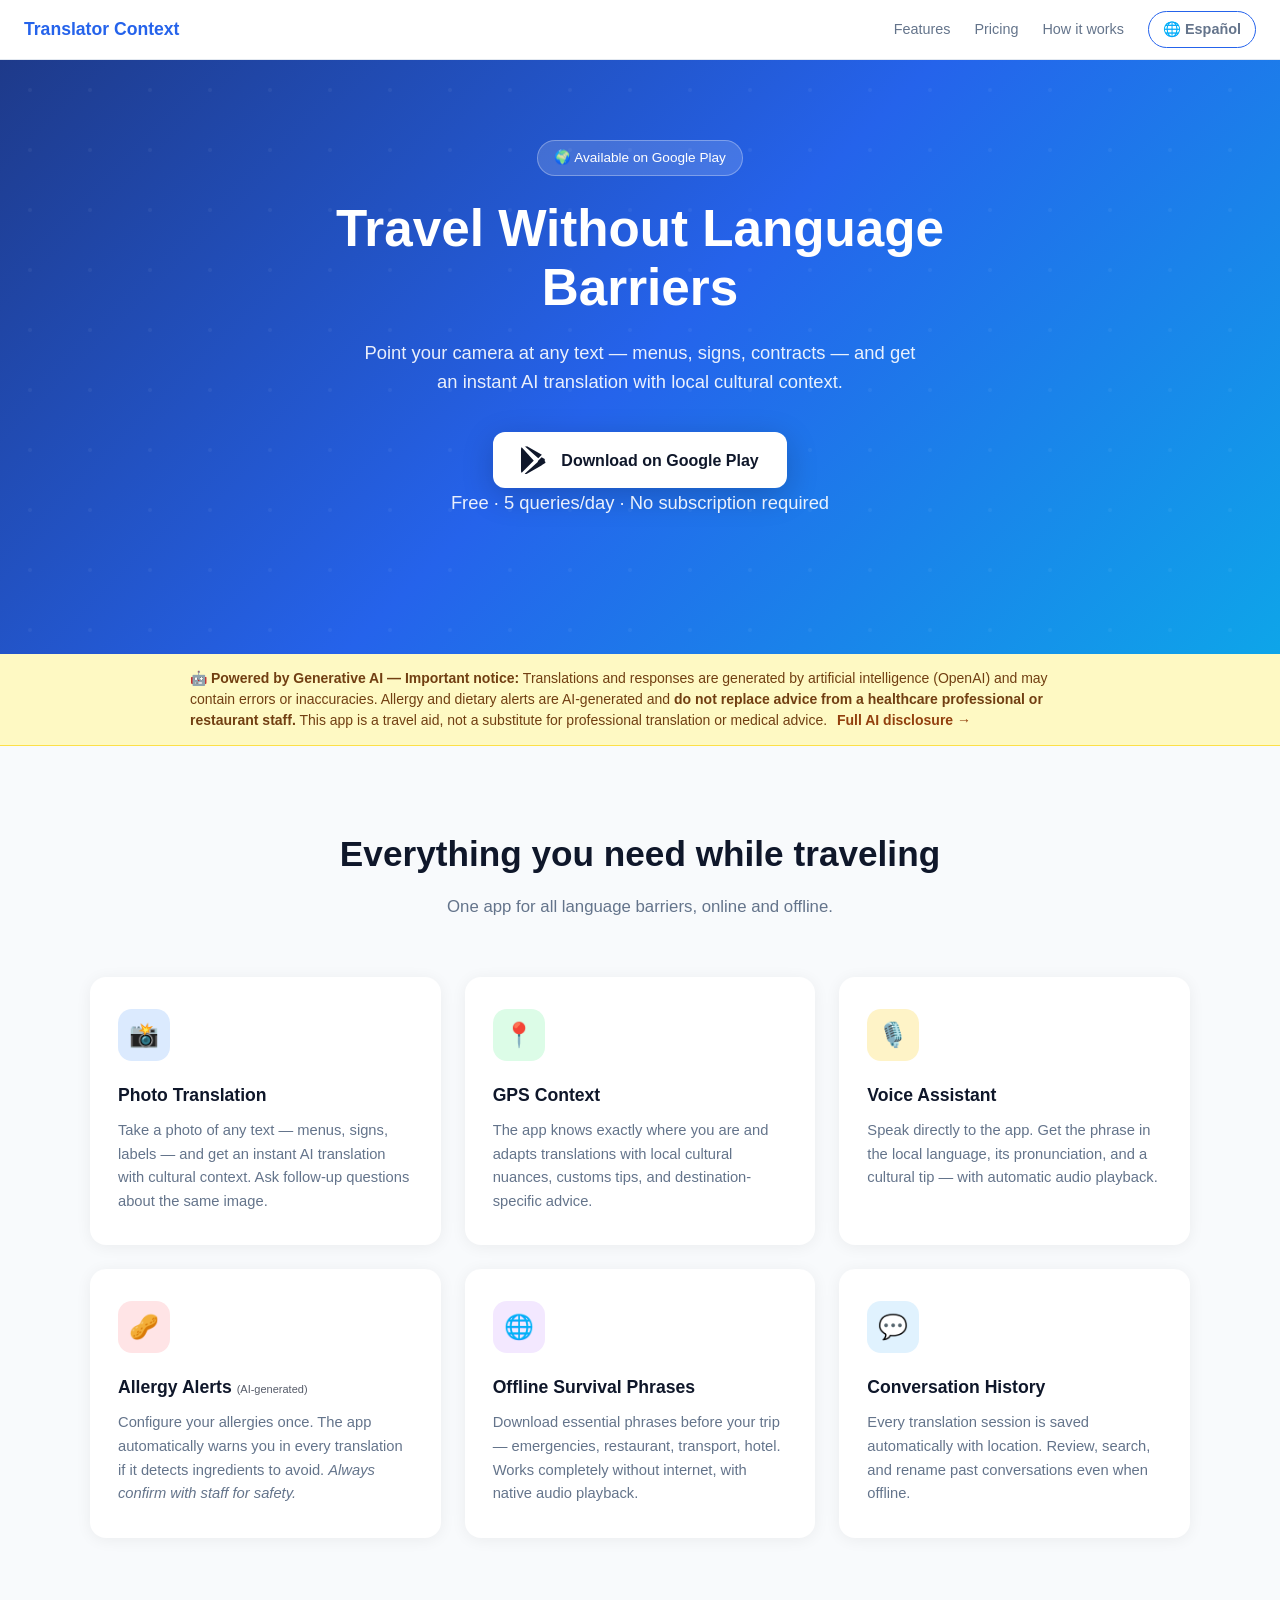
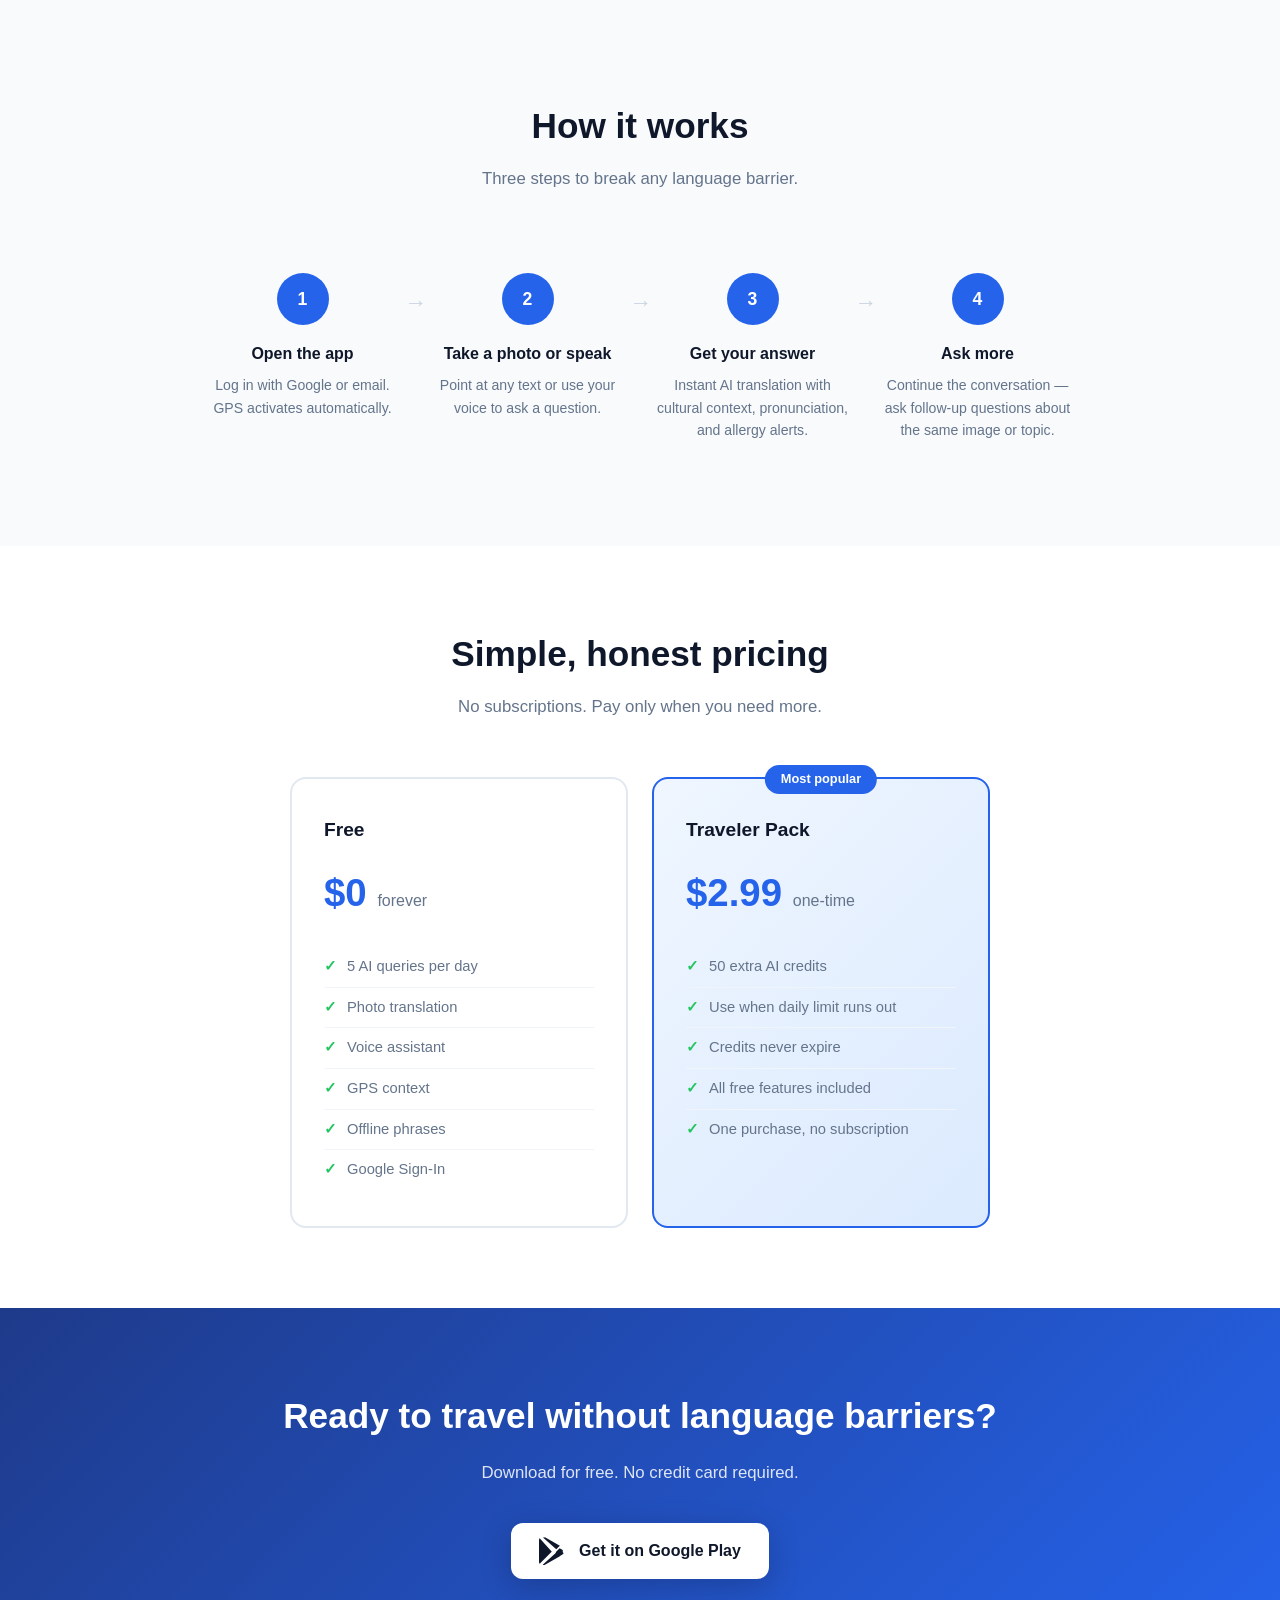
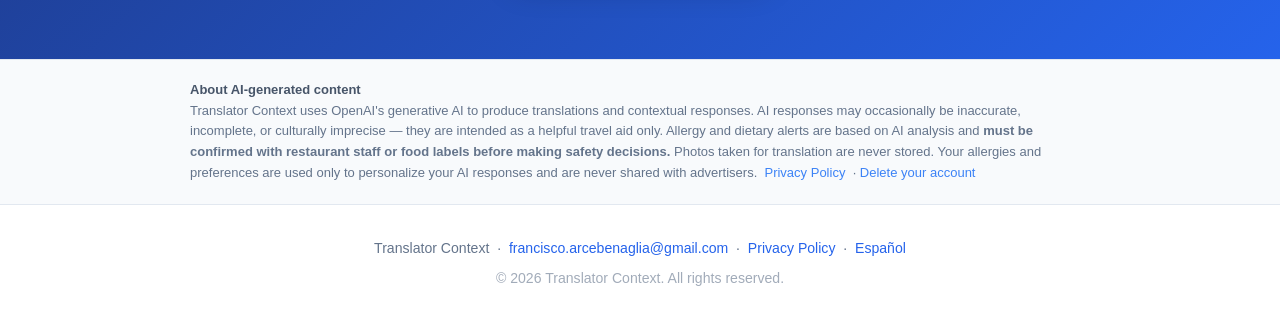
<file: landing.html>
<!DOCTYPE html>
<html lang="en">
<head>
  <meta charset="UTF-8" />
  <meta name="viewport" content="width=device-width, initial-scale=1.0" />
  <title>Translator Context — Smart AI Travel Translator</title>
  <meta name="description" content="AI-powered travel translator app. Translate menus, signs and anything with your camera. Offline survival phrases, voice assistant, allergy alerts. Available on Google Play." />
  <link rel="stylesheet" href="styles.css" />
  <link rel="icon" href="icon.png" type="image/png" />
</head>
<body>

<nav>
  <span class="nav-logo">Translator Context</span>
  <div class="nav-links">
    <a href="#features">Features</a>
    <a href="#pricing">Pricing</a>
    <a href="#how">How it works</a>
    <a href="es.html" class="lang-switch">🌐 Español</a>
  </div>
</nav>

<!-- HERO -->
<section class="hero">
  <div class="hero-content">
    <div class="hero-badge">🌍 Available on Google Play</div>
    <h1>Travel Without Language Barriers</h1>
    <p>Point your camera at any text — menus, signs, contracts — and get an instant AI translation with local cultural context.</p>
    <a href="https://play.google.com/store/apps/details?id=com.translatorcontext.app" class="btn-play">
      <svg viewBox="0 0 24 24" fill="currentColor"><path d="M3.18 23.76a2 2 0 001.96-.08l12.76-7.26-3.1-3.12-11.62 10.46zM.5 1.1C.19 1.53 0 2.12 0 2.87v18.27c0 .75.19 1.34.51 1.76l.09.08 10.24-10.24v-.24L.59 1.02.5 1.1zm19.86 10.06l-2.7-1.54-3.4 3.41 3.4 3.4 2.72-1.55c.78-.44.78-1.16-.02-1.72zM5.14.24L17.9 7.5l-3.1 3.1L3.18.24A2 2 0 005.14.24z"/></svg>
      Download on Google Play
    </a>
    <p class="hero-sub">Free · 5 queries/day · No subscription required</p>
  </div>
</section>

<!-- AI DISCLAIMER BANNER -->
<section style="background:#fef9c3; border-bottom: 1px solid #fde047; padding: 14px 24px;">
  <div style="max-width:900px; margin:0 auto; font-size:14px; color:#713f12; line-height:1.5;">
    <strong>🤖 Powered by Generative AI — Important notice:</strong>
    Translations and responses are generated by artificial intelligence (OpenAI) and may contain errors or inaccuracies.
    Allergy and dietary alerts are AI-generated and <strong>do not replace advice from a healthcare professional or restaurant staff.</strong>
    This app is a travel aid, not a substitute for professional translation or medical advice.
    <a href="index.html#en" style="color:#92400e; font-weight:600; margin-left:6px;">Full AI disclosure →</a>
  </div>
</section>

<!-- FEATURES -->
<section class="features" id="features">
  <div class="section-header">
    <h2>Everything you need while traveling</h2>
    <p>One app for all language barriers, online and offline.</p>
  </div>
  <div class="features-grid">

    <div class="feature-card">
      <div class="feature-icon" style="background:#dbeafe">📸</div>
      <h3>Photo Translation</h3>
      <p>Take a photo of any text — menus, signs, labels — and get an instant AI translation with cultural context. Ask follow-up questions about the same image.</p>
    </div>

    <div class="feature-card">
      <div class="feature-icon" style="background:#dcfce7">📍</div>
      <h3>GPS Context</h3>
      <p>The app knows exactly where you are and adapts translations with local cultural nuances, customs tips, and destination-specific advice.</p>
    </div>

    <div class="feature-card">
      <div class="feature-icon" style="background:#fef3c7">🎙️</div>
      <h3>Voice Assistant</h3>
      <p>Speak directly to the app. Get the phrase in the local language, its pronunciation, and a cultural tip — with automatic audio playback.</p>
    </div>

    <div class="feature-card">
      <div class="feature-icon" style="background:#ffe4e6">🥜</div>
      <h3>Allergy Alerts <span style="font-size:11px;font-weight:400;opacity:.7">(AI-generated)</span></h3>
      <p>Configure your allergies once. The app automatically warns you in every translation if it detects ingredients to avoid. <em>Always confirm with staff for safety.</em></p>
    </div>

    <div class="feature-card">
      <div class="feature-icon" style="background:#f3e8ff">🌐</div>
      <h3>Offline Survival Phrases</h3>
      <p>Download essential phrases before your trip — emergencies, restaurant, transport, hotel. Works completely without internet, with native audio playback.</p>
    </div>

    <div class="feature-card">
      <div class="feature-icon" style="background:#e0f2fe">💬</div>
      <h3>Conversation History</h3>
      <p>Every translation session is saved automatically with location. Review, search, and rename past conversations even when offline.</p>
    </div>

  </div>
</section>

<!-- HOW IT WORKS -->
<section class="how" id="how">
  <div class="section-header">
    <h2>How it works</h2>
    <p>Three steps to break any language barrier.</p>
  </div>
  <div class="steps">
    <div class="step">
      <div class="step-num">1</div>
      <h4>Open the app</h4>
      <p>Log in with Google or email. GPS activates automatically.</p>
    </div>
    <div class="step">
      <div class="step-num">2</div>
      <h4>Take a photo or speak</h4>
      <p>Point at any text or use your voice to ask a question.</p>
    </div>
    <div class="step">
      <div class="step-num">3</div>
      <h4>Get your answer</h4>
      <p>Instant AI translation with cultural context, pronunciation, and allergy alerts.</p>
    </div>
    <div class="step">
      <div class="step-num">4</div>
      <h4>Ask more</h4>
      <p>Continue the conversation — ask follow-up questions about the same image or topic.</p>
    </div>
  </div>
</section>

<!-- PRICING -->
<section class="pricing" id="pricing">
  <div class="section-header">
    <h2>Simple, honest pricing</h2>
    <p>No subscriptions. Pay only when you need more.</p>
  </div>
  <div class="pricing-grid">

    <div class="pricing-card">
      <h3>Free</h3>
      <div class="price">$0 <span>forever</span></div>
      <ul class="pricing-features">
        <li>5 AI queries per day</li>
        <li>Photo translation</li>
        <li>Voice assistant</li>
        <li>GPS context</li>
        <li>Offline phrases</li>
        <li>Google Sign-In</li>
      </ul>
    </div>

    <div class="pricing-card featured">
      <div class="pricing-badge">Most popular</div>
      <h3>Traveler Pack</h3>
      <div class="price">$2.99 <span>one-time</span></div>
      <ul class="pricing-features">
        <li>50 extra AI credits</li>
        <li>Use when daily limit runs out</li>
        <li>Credits never expire</li>
        <li>All free features included</li>
        <li>One purchase, no subscription</li>
      </ul>
    </div>

  </div>
</section>

<!-- CTA -->
<section class="cta">
  <h2>Ready to travel without language barriers?</h2>
  <p>Download for free. No credit card required.</p>
  <a href="https://play.google.com/store/apps/details?id=com.translatorcontext.app" class="btn-play" style="margin: 0 auto; display: inline-flex;">
    <svg viewBox="0 0 24 24" width="28" height="28" fill="currentColor"><path d="M3.18 23.76a2 2 0 001.96-.08l12.76-7.26-3.1-3.12-11.62 10.46zM.5 1.1C.19 1.53 0 2.12 0 2.87v18.27c0 .75.19 1.34.51 1.76l.09.08 10.24-10.24v-.24L.59 1.02.5 1.1zm19.86 10.06l-2.7-1.54-3.4 3.41 3.4 3.4 2.72-1.55c.78-.44.78-1.16-.02-1.72zM5.14.24L17.9 7.5l-3.1 3.1L3.18.24A2 2 0 005.14.24z"/></svg>
    Get it on Google Play
  </a>
</section>

<!-- AI TRANSPARENCY FOOTER NOTE -->
<section style="background:#f8fafc; border-top: 1px solid #e2e8f0; padding: 20px 24px;">
  <div style="max-width:900px; margin:0 auto; font-size:13px; color:#64748b; line-height:1.6;">
    <strong style="color:#475569;">About AI-generated content</strong><br>
    Translator Context uses OpenAI's generative AI to produce translations and contextual responses.
    AI responses may occasionally be inaccurate, incomplete, or culturally imprecise — they are intended as a
    helpful travel aid only. Allergy and dietary alerts are based on AI analysis and <strong>must be confirmed
    with restaurant staff or food labels before making safety decisions.</strong>
    Photos taken for translation are never stored. Your allergies and preferences are used only to personalize
    your AI responses and are never shared with advertisers.
    &nbsp;<a href="index.html" style="color:#3b82f6;">Privacy Policy</a>
    &nbsp;·&nbsp;<a href="account-deletion.html" style="color:#3b82f6;">Delete your account</a>
  </div>
</section>

<footer>
  <p>
    Translator Context &nbsp;·&nbsp;
    <a href="mailto:francisco.arcebenaglia@gmail.com">francisco.arcebenaglia@gmail.com</a>
    &nbsp;·&nbsp;
    <a href="index.html">Privacy Policy</a>
    &nbsp;·&nbsp;
    <a href="es.html">Español</a>
  </p>
  <p style="margin-top:8px; opacity:.6">© 2026 Translator Context. All rights reserved.</p>
</footer>

</body>
</html>
</file>
<file: styles.css>
* { margin: 0; padding: 0; box-sizing: border-box; }

:root {
  --primary: #2563eb;
  --primary-dark: #1d4ed8;
  --accent: #0ea5e9;
  --dark: #0f172a;
  --gray: #64748b;
  --light: #f8fafc;
  --white: #ffffff;
  --radius: 16px;
}

body {
  font-family: -apple-system, BlinkMacSystemFont, 'Segoe UI', Roboto, sans-serif;
  color: var(--dark);
  background: var(--white);
  line-height: 1.6;
}

a { color: inherit; text-decoration: none; }

/* NAV */
nav {
  position: sticky; top: 0; z-index: 100;
  background: rgba(255,255,255,0.92);
  backdrop-filter: blur(12px);
  border-bottom: 1px solid #e2e8f0;
  padding: 0 24px;
  display: flex; align-items: center; justify-content: space-between;
  height: 60px;
}
.nav-logo { font-weight: 700; font-size: 1.1rem; color: var(--primary); }
.nav-links { display: flex; gap: 24px; align-items: center; }
.nav-links a { font-size: 0.9rem; color: var(--gray); transition: color .2s; }
.nav-links a:hover { color: var(--primary); }
.lang-switch {
  font-size: 0.85rem; font-weight: 600;
  padding: 6px 14px; border-radius: 20px;
  border: 1.5px solid var(--primary); color: var(--primary);
  transition: all .2s;
}
.lang-switch:hover { background: var(--primary); color: white; }

/* HERO */
.hero {
  background: linear-gradient(135deg, #1e3a8a 0%, #2563eb 50%, #0ea5e9 100%);
  color: white;
  padding: 80px 24px 100px;
  text-align: center;
  position: relative; overflow: hidden;
}
.hero::before {
  content: '';
  position: absolute; inset: 0;
  background: url("data:image/svg+xml,%3Csvg width='60' height='60' viewBox='0 0 60 60' xmlns='http://www.w3.org/2000/svg'%3E%3Cg fill='none' fill-rule='evenodd'%3E%3Cg fill='%23ffffff' fill-opacity='0.05'%3E%3Ccircle cx='30' cy='30' r='2'/%3E%3C/g%3E%3C/g%3E%3C/svg%3E");
}
.hero-content { position: relative; max-width: 700px; margin: 0 auto; }
.hero-badge {
  display: inline-block;
  background: rgba(255,255,255,0.15);
  border: 1px solid rgba(255,255,255,0.3);
  padding: 6px 16px; border-radius: 20px;
  font-size: 0.85rem; margin-bottom: 24px;
}
.hero h1 { font-size: clamp(2rem, 5vw, 3.2rem); font-weight: 800; line-height: 1.15; margin-bottom: 20px; }
.hero p { font-size: 1.15rem; opacity: 0.9; max-width: 560px; margin: 0 auto 36px; }
.btn-play {
  display: inline-flex; align-items: center; gap: 12px;
  background: white; color: var(--dark);
  padding: 14px 28px; border-radius: 12px;
  font-weight: 700; font-size: 1rem;
  box-shadow: 0 8px 32px rgba(0,0,0,0.2);
  transition: transform .2s, box-shadow .2s;
}
.btn-play:hover { transform: translateY(-2px); box-shadow: 0 12px 40px rgba(0,0,0,0.3); }
.btn-play svg { width: 28px; height: 28px; }
.hero-sub { margin-top: 16px; font-size: 0.85rem; opacity: 0.7; }

/* FEATURES */
.features { padding: 80px 24px; background: var(--light); }
.section-header { text-align: center; margin-bottom: 56px; }
.section-header h2 { font-size: clamp(1.6rem, 3vw, 2.2rem); font-weight: 800; margin-bottom: 12px; }
.section-header p { color: var(--gray); font-size: 1.05rem; max-width: 500px; margin: 0 auto; }

.features-grid {
  display: grid;
  grid-template-columns: repeat(auto-fit, minmax(280px, 1fr));
  gap: 24px; max-width: 1100px; margin: 0 auto;
}
.feature-card {
  background: white; border-radius: var(--radius);
  padding: 32px 28px;
  box-shadow: 0 2px 16px rgba(0,0,0,0.06);
  transition: transform .2s, box-shadow .2s;
}
.feature-card:hover { transform: translateY(-4px); box-shadow: 0 8px 32px rgba(0,0,0,0.1); }
.feature-icon {
  width: 52px; height: 52px; border-radius: 14px;
  display: flex; align-items: center; justify-content: center;
  font-size: 1.5rem; margin-bottom: 20px;
}
.feature-card h3 { font-size: 1.1rem; font-weight: 700; margin-bottom: 10px; }
.feature-card p { color: var(--gray); font-size: 0.92rem; line-height: 1.6; }

/* PRICING */
.pricing { padding: 80px 24px; }
.pricing-grid {
  display: grid; grid-template-columns: repeat(auto-fit, minmax(280px, 1fr));
  gap: 24px; max-width: 700px; margin: 0 auto;
}
.pricing-card {
  border-radius: var(--radius); padding: 36px 32px;
  border: 2px solid #e2e8f0;
}
.pricing-card.featured {
  border-color: var(--primary);
  background: linear-gradient(135deg, #eff6ff, #dbeafe);
  position: relative;
}
.pricing-badge {
  position: absolute; top: -14px; left: 50%; transform: translateX(-50%);
  background: var(--primary); color: white;
  padding: 4px 16px; border-radius: 20px; font-size: 0.8rem; font-weight: 700;
  white-space: nowrap;
}
.pricing-card h3 { font-size: 1.2rem; font-weight: 800; margin-bottom: 8px; }
.price { font-size: 2.4rem; font-weight: 800; color: var(--primary); margin: 16px 0 24px; }
.price span { font-size: 1rem; color: var(--gray); font-weight: 400; }
.pricing-features { list-style: none; }
.pricing-features li {
  padding: 8px 0; font-size: 0.92rem; color: var(--gray);
  border-bottom: 1px solid #f1f5f9;
  display: flex; align-items: center; gap: 10px;
}
.pricing-features li:last-child { border-bottom: none; }
.pricing-features li::before { content: '✓'; color: #22c55e; font-weight: 700; }

/* HOW IT WORKS */
.how { padding: 80px 24px; background: var(--light); }
.steps {
  display: flex; flex-wrap: wrap; justify-content: center;
  gap: 0; max-width: 900px; margin: 0 auto;
}
.step {
  flex: 1; min-width: 200px; max-width: 240px;
  text-align: center; padding: 24px 16px;
  position: relative;
}
.step:not(:last-child)::after {
  content: '→';
  position: absolute; right: -12px; top: 36px;
  font-size: 1.4rem; color: #cbd5e1;
}
.step-num {
  width: 52px; height: 52px; border-radius: 50%;
  background: var(--primary); color: white;
  display: flex; align-items: center; justify-content: center;
  font-weight: 800; font-size: 1.1rem;
  margin: 0 auto 16px;
}
.step h4 { font-weight: 700; margin-bottom: 8px; }
.step p { font-size: 0.88rem; color: var(--gray); }

/* CTA */
.cta {
  padding: 80px 24px;
  background: linear-gradient(135deg, #1e3a8a, #2563eb);
  text-align: center; color: white;
}
.cta h2 { font-size: clamp(1.6rem, 3vw, 2.2rem); font-weight: 800; margin-bottom: 16px; }
.cta p { opacity: 0.85; margin-bottom: 36px; font-size: 1.05rem; }

/* FOOTER */
footer {
  padding: 32px 24px; text-align: center;
  color: var(--gray); font-size: 0.88rem;
  border-top: 1px solid #e2e8f0;
}
footer a { color: var(--primary); }
footer a:hover { text-decoration: underline; }

@media (max-width: 600px) {
  .step:not(:last-child)::after { display: none; }
  .nav-links { gap: 12px; }
}
</file>
